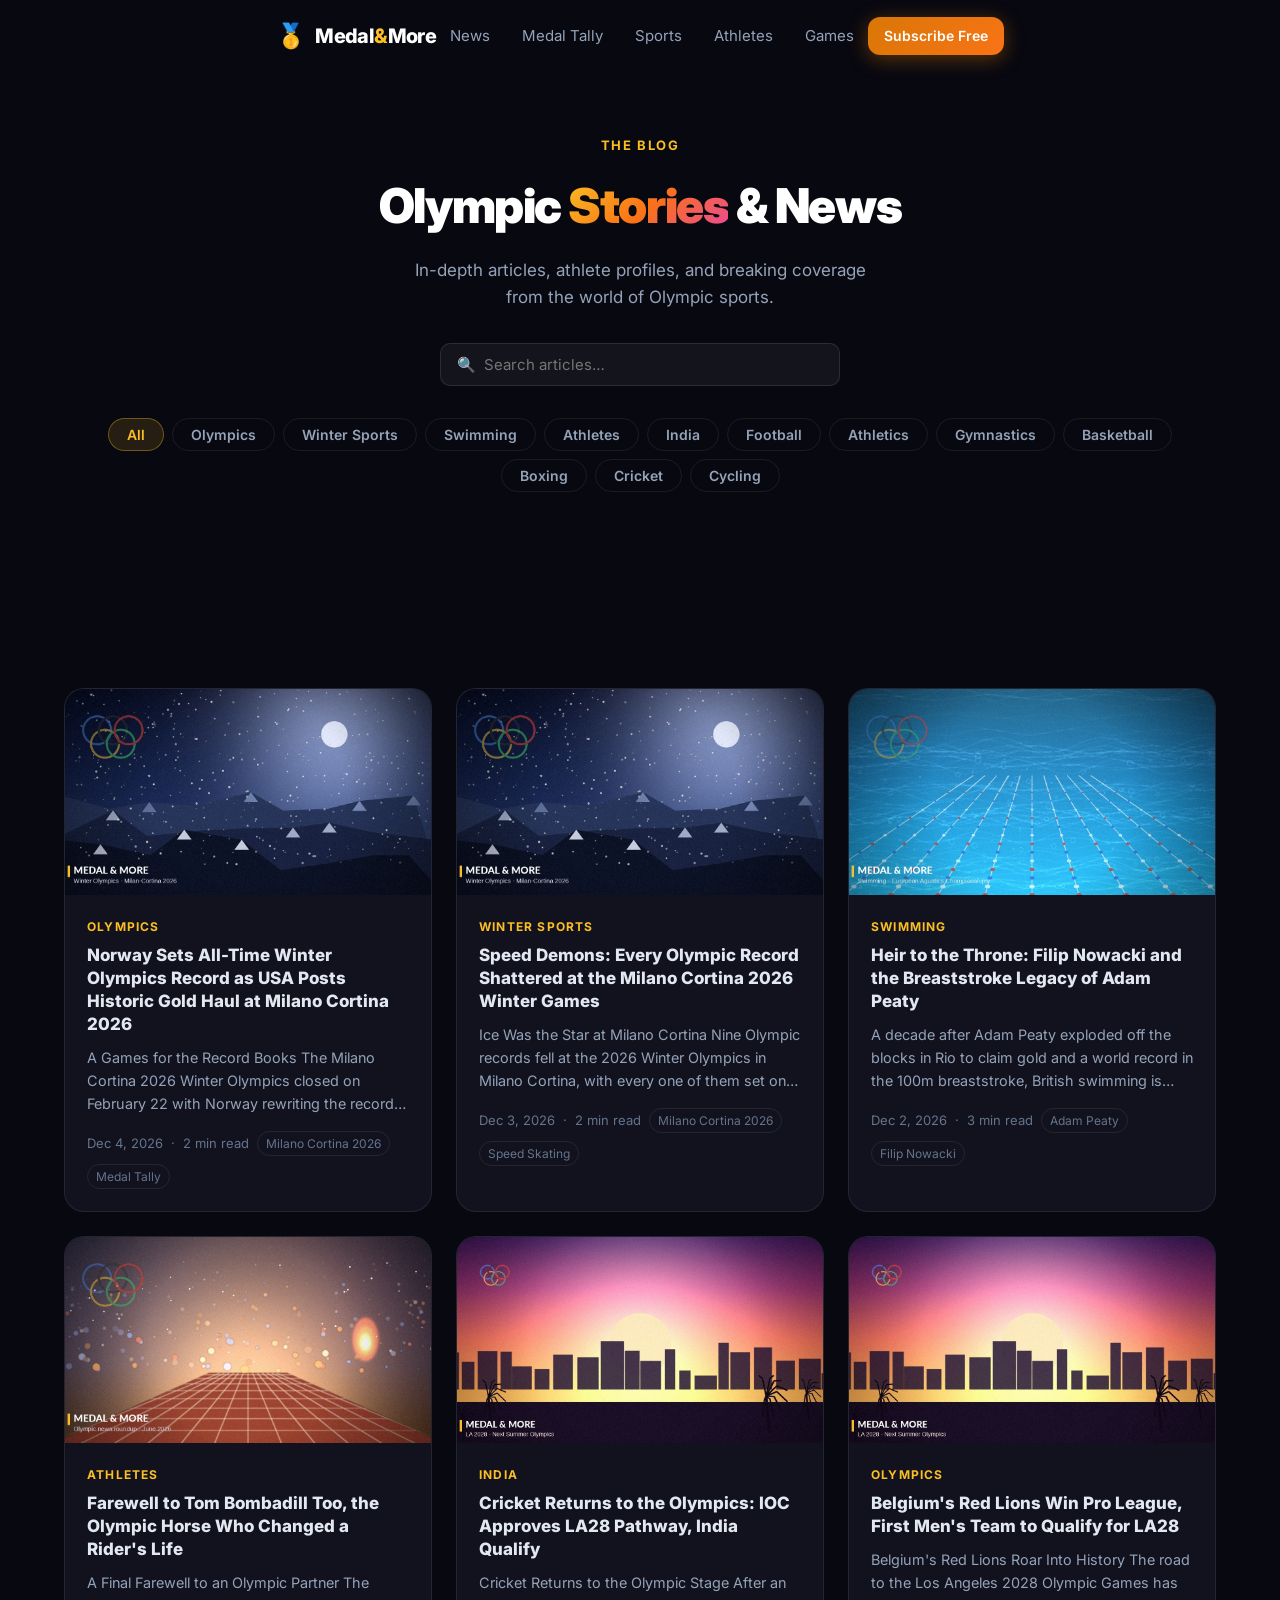
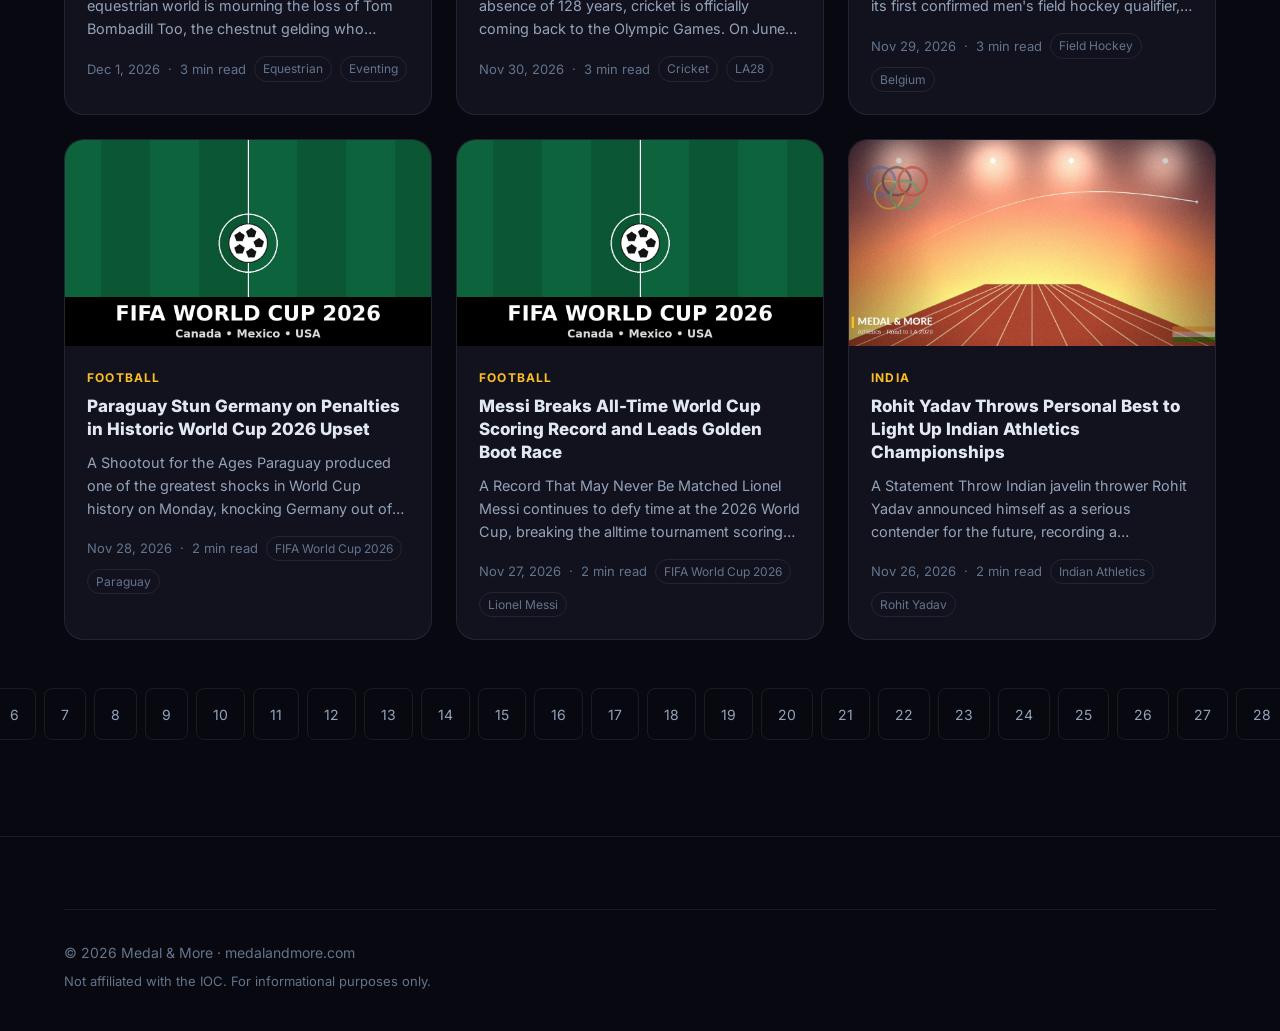
<file: blog.html>
<!DOCTYPE html>
<html lang="en">
<head>
<meta charset="UTF-8">
<meta name="viewport" content="width=device-width, initial-scale=1.0">
<title>Blog — Medal & More</title>
<meta name="description" content="Olympic sports news, athlete stories, medal tallies and in-depth coverage from the Medal & More team.">
<link rel="canonical" href="https://www.medalandmore.com/blog.html">
<meta property="og:title"       content="Blog — Medal & More">
<meta property="og:description" content="Olympic sports news, athlete stories and coverage.">
<meta property="og:url"         content="https://www.medalandmore.com/blog.html">
<meta property="og:type"        content="website">
<link rel="preconnect" href="https://fonts.googleapis.com">
<link href="https://fonts.googleapis.com/css2?family=Inter:wght@400;500;600;700;800;900&display=swap" rel="stylesheet">
<link rel="stylesheet" href="assets/css/style.css">
<link rel="icon" type="image/svg+xml" href="data:image/svg+xml,<svg xmlns='http://www.w3.org/2000/svg' viewBox='0 0 100 100'><text y='.9em' font-size='90'>🥇</text></svg>">
<style>
.page-hero{padding:calc(var(--nav-height) + 60px) 0 60px;text-align:center}
.page-hero h1{font-size:clamp(2rem,4vw,3rem);font-weight:900;letter-spacing:-.03em;margin-bottom:12px}
.page-hero p{color:var(--text-secondary);font-size:1.0625rem;max-width:480px;margin:0 auto 32px}
.cat-filters{display:flex;flex-wrap:wrap;gap:8px;justify-content:center;margin-bottom:40px}
.cat-btn{padding:7px 18px;border-radius:999px;font-size:.875rem;font-weight:600;cursor:pointer;border:1px solid var(--border);background:transparent;color:var(--text-secondary);transition:all .2s;font-family:inherit}
.cat-btn:hover{border-color:rgba(251,191,36,.4);color:var(--text-primary)}
.cat-btn.active{background:rgba(251,191,36,.12);border-color:rgba(251,191,36,.35);color:#fbbf24}
.blog-grid{display:grid;grid-template-columns:repeat(auto-fill,minmax(320px,1fr));gap:24px}
.blog-card{background:#12121f;border:1px solid rgba(255,255,255,.08);border-radius:20px;overflow:hidden;transition:all .3s;cursor:pointer}
.blog-card:hover{border-color:rgba(251,191,36,.3);transform:translateY(-4px);box-shadow:0 0 40px rgba(251,191,36,.1)}
.blog-card-thumb{aspect-ratio:16/9;background:linear-gradient(135deg,#1a1a2e,#16213e);display:flex;align-items:center;justify-content:center;font-size:3rem;overflow:hidden;position:relative}
.blog-card-thumb img{width:100%;height:100%;object-fit:cover;position:absolute;inset:0}
.blog-card-body{padding:22px}
.blog-cat{font-size:.75rem;font-weight:700;color:#fbbf24;text-transform:uppercase;letter-spacing:.1em;margin-bottom:8px;display:block}
.blog-card-title{font-size:1.0625rem;font-weight:800;line-height:1.35;margin-bottom:10px;color:#e2e8f0}
.blog-card-title:hover{color:#fbbf24}
.blog-excerpt{font-size:.9rem;color:#94a3b8;line-height:1.6;margin-bottom:16px;display:-webkit-box;-webkit-line-clamp:3;-webkit-box-orient:vertical;overflow:hidden}
.blog-meta{font-size:.8125rem;color:#64748b;display:flex;gap:8px;flex-wrap:wrap;align-items:center}
.blog-tag{padding:2px 8px;border:1px solid rgba(255,255,255,.08);border-radius:999px;font-size:.75rem;color:#64748b}
.no-posts{text-align:center;padding:80px 0;color:#64748b}
.no-posts .np-icon{font-size:3rem;margin-bottom:14px}
.pagination{display:flex;justify-content:center;gap:8px;margin-top:48px}
.page-btn{padding:8px 16px;border-radius:8px;border:1px solid rgba(255,255,255,.08);background:transparent;color:#94a3b8;cursor:pointer;font-family:inherit;font-size:.875rem;transition:all .2s}
.page-btn:hover{border-color:rgba(251,191,36,.35);color:#fbbf24}
.page-btn.active{background:rgba(251,191,36,.12);border-color:rgba(251,191,36,.35);color:#fbbf24;font-weight:700}
.search-wrap{max-width:400px;margin:0 auto 32px;display:flex;gap:10px}
.search-wrap input{flex:1;padding:11px 16px;background:rgba(255,255,255,.05);border:1px solid rgba(255,255,255,.1);border-radius:10px;color:#e2e8f0;font-size:.9375rem;outline:none;font-family:inherit;transition:border-color .2s}
.search-wrap input:focus{border-color:#fbbf24}
.admin-bar{background:rgba(251,191,36,.08);border:1px solid rgba(251,191,36,.2);border-radius:10px;padding:12px 18px;margin-bottom:28px;display:flex;align-items:center;gap:12px;font-size:.875rem;color:#fbbf24}
</style>
</head>
<body>

<header id="site-header" role="banner">
  <div class="container">
    <nav class="nav-inner">
      <a href="/" class="nav-logo"><span class="logo-icon">🥇</span><span>Medal<span class="logo-amp">&amp;</span>More</span></a>
      <ul class="nav-menu" id="nav-menu" role="list">
        <li><a href="/#news">News</a></li>
        <li><a href="/#medals">Medal Tally</a></li>
        <li><a href="/#sports">Sports</a></li>
        <li><a href="/#athletes">Athletes</a></li>
        <li><a href="/#games">Games</a></li>
      </ul>
      <div class="nav-actions">
        <a href="/#newsletter" class="btn btn-primary btn-sm">Subscribe Free</a>
      </div>
      <button class="nav-toggle" id="nav-toggle" aria-expanded="false" aria-controls="nav-menu" aria-label="Toggle navigation">
        <span></span><span></span><span></span>
      </button>
    </nav>
  </div>
</header>

<main id="main">
  <section class="page-hero">
    <div class="container">
      <span style="display:inline-block;font-size:.8125rem;font-weight:700;text-transform:uppercase;letter-spacing:.12em;color:#fbbf24;margin-bottom:12px">The Blog</span>
      <h1>Olympic <span class="gradient-text">Stories</span> &amp; News</h1>
      <p>In-depth articles, athlete profiles, and breaking coverage from the world of Olympic sports.</p>

      <!-- Search -->
      <div class="search-wrap">
        <input type="text" id="blog-search" placeholder="🔍  Search articles…" oninput="renderBlog()">
      </div>

      <!-- Category filters -->
      <div class="cat-filters" id="cat-filters">
        <button class="cat-btn active" data-cat="all" onclick="setCat('all',this)">All</button>
      </div>
    </div>
  </section>

  <section style="padding-bottom:96px">
    <div class="container">
      <div id="admin-bar" class="admin-bar" style="display:none">
        ✏️ Admin mode — <a href="/admin.html" style="color:#fbbf24;font-weight:700;text-decoration:underline">Manage posts</a>
      </div>
      <div class="blog-grid" id="blog-grid"></div>
      <div id="no-posts" class="no-posts" style="display:none">
        <div class="np-icon">📭</div>
        <p>No posts found. <a href="/" style="color:#fbbf24">Go home</a></p>
      </div>
      <div class="pagination" id="pagination"></div>
    </div>
  </section>
</main>

<footer id="site-footer" role="contentinfo">
  <div class="container">
    <div class="footer-bottom">
      <p class="footer-copy">© 2026 Medal &amp; More · medalandmore.com</p>
      <p class="footer-copy" style="font-size:.8125rem">Not affiliated with the IOC. For informational purposes only.</p>
    </div>
  </div>
</footer>

<script src="assets/js/main.js"></script>
<script>
const POSTS_KEY = 'mam_posts';
const AUTH_KEY  = 'mam_auth';
const PER_PAGE  = 9;
let currentPage = 1;
let currentCat  = 'all';

async function getAllPosts(){
  const local = (JSON.parse(localStorage.getItem(POSTS_KEY)||'[]'))
    .filter(p=>p.status==='published' && p.visibility!=='private');
  let extras = [];
  try {
    const r = await fetch('./auto-drafts.json?t='+Date.now());
    if(r.ok){
      const arr = await r.json();
      const titles = new Set(local.map(p=>p.title));
      extras = arr.filter(a=>!titles.has(a.title)).map((a,i)=>{
        const sl = a.title.toLowerCase().replace(/[^a-z0-9]+/g,'-').replace(/^-|-$/g,'');
        return {id:'json_'+sl, slug:sl, title:a.title, content:a.content,
          category:a.category||'News', tags:a.tags||[], metaDesc:a.metaDesc||'',
          image:a.image||'', status:'published', visibility:'public',
          publishedAt: new Date(Date.now()-(i*86400000)).toISOString(),
          createdAt: new Date().toISOString()};
      });
    }
  } catch(e){}
  return [...local,...extras]
    .sort((a,b)=>new Date(b.publishedAt||b.createdAt)-new Date(a.publishedAt||a.createdAt));
}

function setCat(cat, btn){
  currentCat=cat; currentPage=1;
  document.querySelectorAll('.cat-btn').forEach(b=>b.classList.remove('active'));
  btn.classList.add('active');
  renderBlog();
}

async function renderBlog(){
  let posts = await getAllPosts();
  const q   = document.getElementById('blog-search').value.toLowerCase();

  // Build category pills
  const cats = ['all',...new Set(posts.map(p=>p.category).filter(Boolean))];
  const cf = document.getElementById('cat-filters');
  cf.innerHTML = cats.map(c=>`<button class="cat-btn${currentCat===c?' active':''}" data-cat="${c}" onclick="setCat('${c}',this)">${c==='all'?'All':c}</button>`).join('');

  if(currentCat!=='all') posts=posts.filter(p=>p.category===currentCat);
  if(q) posts=posts.filter(p=>(p.title||'').toLowerCase().includes(q)||(p.content||'').toLowerCase().includes(q)||(p.category||'').toLowerCase().includes(q));

  const total = posts.length;
  const pages = Math.ceil(total/PER_PAGE);
  const slice = posts.slice((currentPage-1)*PER_PAGE, currentPage*PER_PAGE);

  const grid = document.getElementById('blog-grid');
  const np   = document.getElementById('no-posts');

  if(!slice.length){ grid.innerHTML=''; np.style.display='block'; document.getElementById('pagination').innerHTML=''; return; }
  np.style.display='none';

  grid.innerHTML = slice.map(p=>`
    <article class="blog-card reveal" onclick="location.href='post.html?slug=${p.slug||p.id}'">
      <div class="blog-card-thumb">
        ${p.image?`<img src="${escHtml(p.image)}" alt="${escHtml(p.title)}" loading="lazy">`:`<span>${categoryEmoji(p.category)}</span>`}
      </div>
      <div class="blog-card-body">
        <span class="blog-cat">${escHtml(p.category||'Olympics')}</span>
        <h2 class="blog-card-title">${escHtml(p.title)}</h2>
        <p class="blog-excerpt">${escHtml(excerpt(p.content,140))}</p>
        <div class="blog-meta">
          <span>${fmtDate(p.publishedAt||p.createdAt)}</span>
          <span>·</span>
          <span>${readTime(p.content)} min read</span>
          ${(p.tags||[]).slice(0,2).map(t=>`<span class="blog-tag">${escHtml(t)}</span>`).join('')}
        </div>
      </div>
    </article>
  `).join('');

  // Re-trigger reveal
  setTimeout(()=>{
    document.querySelectorAll('.reveal').forEach(el=>{ const io=new IntersectionObserver(entries=>{entries.forEach(e=>{if(e.isIntersecting){e.target.classList.add('visible');io.unobserve(e.target)}})},{threshold:.1});io.observe(el); });
  },50);

  // Pagination
  const pg = document.getElementById('pagination');
  if(pages<=1){ pg.innerHTML=''; return; }
  let html='';
  if(currentPage>1) html+=`<button class="page-btn" onclick="goPage(${currentPage-1})">← Prev</button>`;
  for(let i=1;i<=pages;i++) html+=`<button class="page-btn${i===currentPage?' active':''}" onclick="goPage(${i})">${i}</button>`;
  if(currentPage<pages) html+=`<button class="page-btn" onclick="goPage(${currentPage+1})">Next →</button>`;
  pg.innerHTML=html;
}

function goPage(n){ currentPage=n; renderBlog(); window.scrollTo({top:0,behavior:'smooth'}); }

function excerpt(md,len){ return (md||'').replace(/[#*`>\-\[\]()]/g,'').replace(/\n+/g,' ').trim().slice(0,len)+(md&&md.length>len?'…':''); }
function readTime(md){ return Math.max(1,Math.ceil((md||'').split(/\s+/).length/200)); }
function fmtDate(d){ if(!d)return ''; return new Date(d).toLocaleDateString('en-US',{month:'short',day:'numeric',year:'numeric'}); }
function escHtml(s){ return String(s||'').replace(/&/g,'&amp;').replace(/</g,'&lt;').replace(/>/g,'&gt;').replace(/"/g,'&quot;'); }
function categoryEmoji(c){
  const map={'Swimming':'🏊','Athletics':'🏃','Gymnastics':'🤸','Winter Sports':'⛷️','Team Sports':'⚽','Athletes':'🌟','Medal Tally':'🥇','India':'🇮🇳','Feature':'📰','Opinion':'💬','News':'📡'};
  return map[c]||'🏅';
}

// Show admin bar if logged in
if(localStorage.getItem(AUTH_KEY)==='1') document.getElementById('admin-bar').style.display='flex';

// Scroll to post anchor
const hash = location.hash.replace('#','');
if(hash){ setTimeout(()=>{ const el=document.getElementById(hash); if(el) el.scrollIntoView({behavior:'smooth'}); },300); }

renderBlog().catch(console.error);
</script>
</body>
</html>
</file>
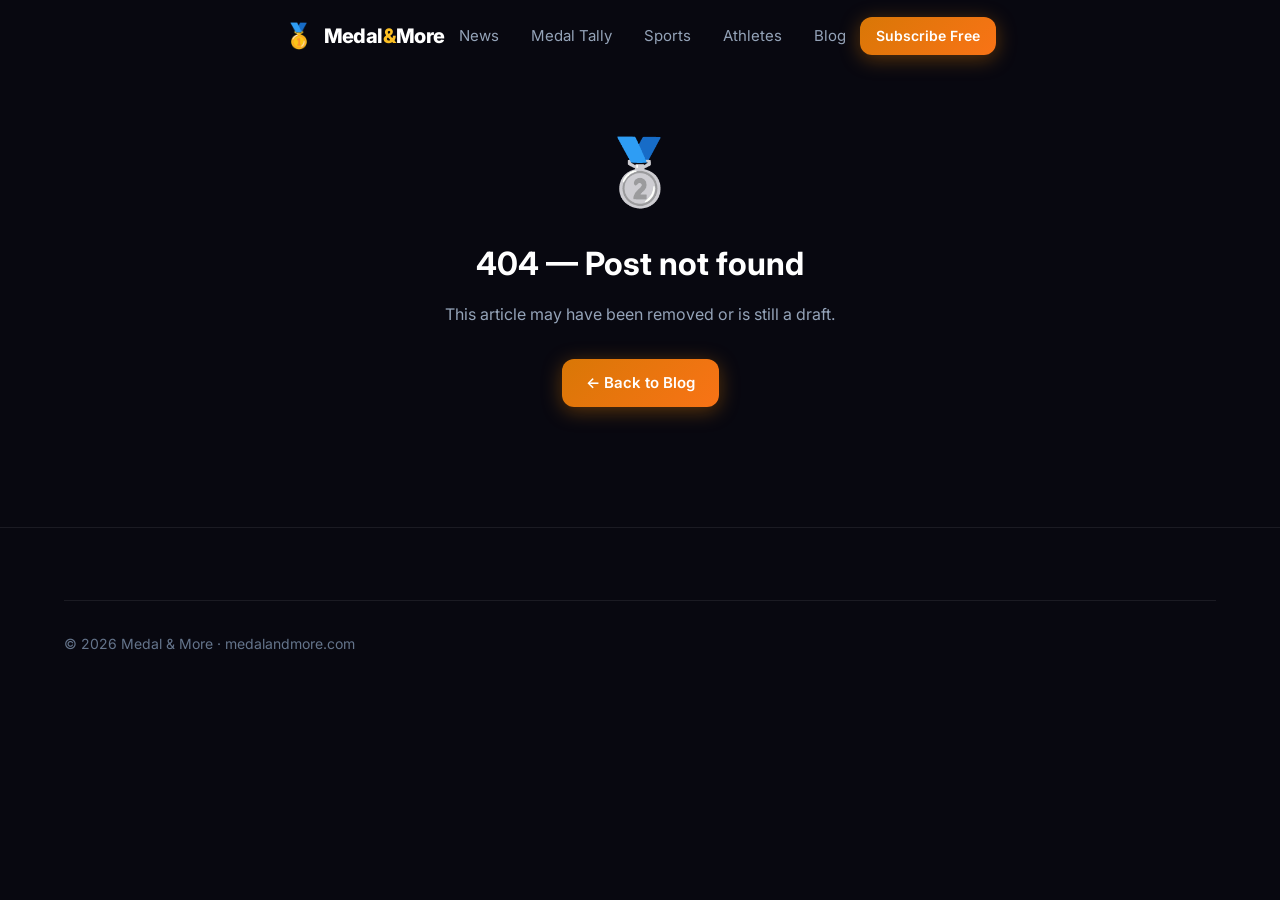
<file: post.html>
<!DOCTYPE html>
<html lang="en">
<head>
<meta charset="UTF-8">
<meta name="viewport" content="width=device-width, initial-scale=1.0">
<title>Loading… — Medal & More</title>
<meta name="description" content="Read the latest Olympic sports news, athlete stories and in-depth coverage on Medal & More.">
<meta name="robots" content="index, follow">
<link rel="preconnect" href="https://fonts.googleapis.com">
<link href="https://fonts.googleapis.com/css2?family=Inter:wght@400;500;600;700;800;900&display=swap" rel="stylesheet">
<link rel="stylesheet" href="assets/css/style.css">
<link rel="icon" type="image/svg+xml" href="data:image/svg+xml,<svg xmlns='http://www.w3.org/2000/svg' viewBox='0 0 100 100'><text y='.9em' font-size='90'>🥇</text></svg>">
<style>
.post-wrap{max-width:760px;margin:0 auto;padding:calc(var(--nav-height)+56px) 24px 96px}
.post-back{display:inline-flex;align-items:center;gap:6px;font-size:.875rem;color:var(--text-muted);margin-bottom:32px;transition:color .2s;padding:6px 0}
.post-back:hover{color:var(--gold)}
.post-cat{font-size:.8125rem;font-weight:700;color:var(--gold);text-transform:uppercase;letter-spacing:.1em;margin-bottom:12px;display:block}
.post-title{font-size:clamp(1.75rem,4vw,2.75rem);font-weight:900;letter-spacing:-.03em;line-height:1.15;margin-bottom:20px}
.post-meta{display:flex;align-items:center;gap:12px;color:var(--text-muted);font-size:.875rem;flex-wrap:wrap;margin-bottom:32px;padding-bottom:24px;border-bottom:1px solid var(--border)}
.post-meta-author{display:flex;align-items:center;gap:8px}
.post-meta-avatar{width:32px;height:32px;border-radius:50%;background:linear-gradient(135deg,#d97706,#f97316);display:flex;align-items:center;justify-content:center;font-size:.8rem;font-weight:700;color:#fff;flex-shrink:0}
.post-hero-img{border-radius:16px;overflow:hidden;margin-bottom:40px;border:1px solid var(--border)}
.post-hero-img img{width:100%;height:auto;display:block;max-height:480px;object-fit:cover}
.post-hero-img .hero-placeholder{height:280px;background:linear-gradient(135deg,#1a1a2e,#16213e);display:flex;align-items:center;justify-content:center;font-size:4rem}

/* Post content styles */
.post-body{font-size:1.075rem;line-height:1.85;color:var(--text-secondary)}
.post-body h1,.post-body h2,.post-body h3{color:var(--text-primary);margin:2em 0 .6em;font-weight:800;letter-spacing:-.02em}
.post-body h1{font-size:1.75rem}
.post-body h2{font-size:1.375rem}
.post-body h3{font-size:1.125rem}
.post-body p{margin-bottom:1.5em}
.post-body strong{color:var(--text-primary);font-weight:700}
.post-body em{font-style:italic}
.post-body a{color:var(--gold);text-decoration:underline;text-underline-offset:3px}
.post-body a:hover{opacity:.8}
.post-body blockquote{border-left:3px solid var(--gold);padding:4px 0 4px 20px;color:var(--text-muted);font-style:italic;margin:2em 0}
.post-body code{background:rgba(255,255,255,.08);padding:2px 7px;border-radius:5px;font-family:'JetBrains Mono',monospace;font-size:.88em}
.post-body pre{background:#12121f;border:1px solid var(--border);border-radius:12px;padding:20px;overflow-x:auto;margin-bottom:1.5em}
.post-body pre code{background:none;padding:0;font-size:.9em}
.post-body ul,.post-body ol{padding-left:26px;margin-bottom:1.5em}
.post-body ul li{list-style:disc;margin-bottom:.4em}
.post-body ol li{list-style:decimal;margin-bottom:.4em}
.post-body hr{border:none;border-top:1px solid var(--border);margin:2.5em 0}
.post-body img{border-radius:12px;margin:2em auto}

/* Tags */
.post-tags{display:flex;flex-wrap:wrap;gap:8px;margin:40px 0}
.post-tag{padding:5px 14px;border:1px solid var(--border);border-radius:999px;font-size:.8125rem;color:var(--text-muted);transition:all .2s}
.post-tag:hover{border-color:rgba(251,191,36,.4);color:var(--gold)}

/* Share */
.share-bar{background:#12121f;border:1px solid var(--border);border-radius:16px;padding:24px;text-align:center;margin:40px 0}
.share-bar h4{font-size:1rem;font-weight:700;margin-bottom:16px}
.share-buttons{display:flex;gap:10px;justify-content:center;flex-wrap:wrap}
.share-btn{padding:9px 20px;border-radius:8px;font-size:.875rem;font-weight:600;cursor:pointer;border:1px solid var(--border);background:transparent;color:var(--text-secondary);transition:all .2s;font-family:inherit;display:inline-flex;align-items:center;gap:6px}
.share-btn:hover{border-color:rgba(251,191,36,.4);color:var(--gold);background:rgba(251,191,36,.06)}

/* Related */
.related-grid{display:grid;grid-template-columns:repeat(auto-fill,minmax(220px,1fr));gap:16px;margin-top:24px}
.related-card{background:#12121f;border:1px solid var(--border);border-radius:12px;overflow:hidden;cursor:pointer;transition:all .3s}
.related-card:hover{border-color:rgba(251,191,36,.3);transform:translateY(-3px)}
.related-thumb{aspect-ratio:16/9;background:linear-gradient(135deg,#1a1a2e,#16213e);display:flex;align-items:center;justify-content:center;font-size:2rem}
.related-thumb img{width:100%;height:100%;object-fit:cover}
.related-body{padding:14px}
.related-cat{font-size:.75rem;font-weight:700;color:var(--gold);text-transform:uppercase;letter-spacing:.08em;margin-bottom:6px}
.related-title{font-size:.9rem;font-weight:700;line-height:1.35;color:var(--text-primary)}
.not-found{text-align:center;padding:120px 24px}
.not-found .nf-icon{font-size:4rem;margin-bottom:16px}
.admin-edit-bar{position:fixed;bottom:20px;right:20px;z-index:50}
.admin-edit-btn{display:inline-flex;align-items:center;gap:8px;padding:10px 18px;background:linear-gradient(135deg,#d97706,#f97316);color:#fff;border-radius:10px;font-size:.875rem;font-weight:700;box-shadow:0 4px 16px rgba(217,119,6,.4);cursor:pointer;border:none;font-family:inherit;transition:all .2s}
.admin-edit-btn:hover{transform:translateY(-2px);box-shadow:0 6px 20px rgba(217,119,6,.5)}
</style>
</head>
<body>

<header id="site-header" role="banner">
  <div class="container">
    <nav class="nav-inner">
      <a href="/" class="nav-logo"><span class="logo-icon">🥇</span><span>Medal<span class="logo-amp">&amp;</span>More</span></a>
      <ul class="nav-menu" id="nav-menu" role="list">
        <li><a href="/#news">News</a></li>
        <li><a href="/#medals">Medal Tally</a></li>
        <li><a href="/#sports">Sports</a></li>
        <li><a href="/#athletes">Athletes</a></li>
        <li><a href="/blog.html">Blog</a></li>
      </ul>
      <div class="nav-actions">
        <a href="/#newsletter" class="btn btn-primary btn-sm">Subscribe Free</a>
      </div>
      <button class="nav-toggle" id="nav-toggle" aria-expanded="false" aria-controls="nav-menu" aria-label="Toggle navigation">
        <span></span><span></span><span></span>
      </button>
    </nav>
  </div>
</header>

<main id="main">
  <div class="post-wrap" id="post-container">
    <div style="text-align:center;padding:80px 0;color:#64748b">Loading…</div>
  </div>
</main>

<footer id="site-footer" role="contentinfo">
  <div class="container">
    <div class="footer-bottom">
      <p class="footer-copy">© 2026 Medal &amp; More · medalandmore.com</p>
    </div>
  </div>
</footer>

<!-- Admin floating edit button -->
<div class="admin-edit-bar" id="admin-edit-bar" style="display:none">
  <button class="admin-edit-btn" id="admin-edit-btn">✏️ Edit Post</button>
</div>

<script src="assets/js/main.js"></script>
<script>
const POSTS_KEY = 'mam_posts';
const AUTH_KEY  = 'mam_auth';

function getPosts(){ return JSON.parse(localStorage.getItem(POSTS_KEY)||'[]'); }
function escHtml(s){ return String(s||'').replace(/&/g,'&amp;').replace(/</g,'&lt;').replace(/>/g,'&gt;').replace(/"/g,'&quot;'); }

function markdownToHtml(md){
  if(!md)return '';
  return md
    .replace(/&/g,'&amp;').replace(/</g,'&lt;').replace(/>/g,'&gt;')
    .replace(/^### (.+)$/gm,'<h3>$1</h3>')
    .replace(/^## (.+)$/gm,'<h2>$1</h2>')
    .replace(/^# (.+)$/gm,'<h1>$1</h1>')
    .replace(/\*\*(.+?)\*\*/g,'<strong>$1</strong>')
    .replace(/\*(.+?)\*/g,'<em>$1</em>')
    .replace(/`(.+?)`/g,'<code>$1</code>')
    .replace(/^> (.+)$/gm,'<blockquote>$1</blockquote>')
    .replace(/^- (.+)$/gm,'<li>$1</li>')
    .replace(/(<li>.*<\/li>\n?)+/g,'<ul>$&</ul>')
    .replace(/^\d+\. (.+)$/gm,'<li>$1</li>')
    .replace(/\[(.+?)\]\((.+?)\)/g,'<a href="$2" target="_blank" rel="noopener">$1</a>')
    .replace(/!\[(.+?)\]\((.+?)\)/g,'<img src="$2" alt="$1" loading="lazy">')
    .replace(/^---$/gm,'<hr>')
    .split('\n\n').map(block=>{
      if(/^<[hbuo]|^<li|^<hr|^<block/.test(block.trim())) return block;
      return block.trim() ? `<p>${block.trim()}</p>` : '';
    }).join('\n');
}

function fmtDate(d){ if(!d)return ''; return new Date(d).toLocaleDateString('en-US',{month:'long',day:'numeric',year:'numeric'}); }
function readTime(md){ return Math.max(1,Math.ceil((md||'').split(/\s+/).length/200)); }
function categoryEmoji(c){const m={'Swimming':'🏊','Athletics':'🏃','Gymnastics':'🤸','Winter Sports':'⛷️','Team Sports':'⚽','Athletes':'🌟','Medal Tally':'🥇','India':'🇮🇳','Feature':'📰','Opinion':'💬','News':'📡'};return m[c]||'🏅';}

async function renderPost(){
  const params  = new URLSearchParams(location.search);
  const id      = params.get('id');
  const slug    = params.get('slug');
  const posts   = getPosts();
  const isAdmin = localStorage.getItem(AUTH_KEY)==='1';
  const container = document.getElementById('post-container');

  let post = posts.find(p=>(
    (id && p.id===id) || (slug && (p.slug===slug || p.title.toLowerCase().replace(/[^a-z0-9]+/g,'-').replace(/^-|-$/g,'')=== slug))
  ) && (p.status==='published' || isAdmin));

  // Fallback: try auto-drafts.json if not in localStorage
  if(!post){
    try {
      const r = await fetch('./auto-drafts.json?t='+Date.now());
      if(r.ok){
        const arr = await r.json();
        const match = arr.find(a=>{
          const aSlug = a.title.toLowerCase().replace(/[^a-z0-9]+/g,'-').replace(/^-|-$/g,'');
          return (slug && aSlug===slug) || (id && (id===aSlug || id==='json_'+aSlug));
        });
        if(match){
          const sl = match.title.toLowerCase().replace(/[^a-z0-9]+/g,'-').replace(/^-|-$/g,'');
          post = {id:'json_'+sl, slug:sl, title:match.title, content:match.content,
            category:match.category||'News', tags:match.tags||[], metaDesc:match.metaDesc||'',
            image:match.image||'', status:'published', visibility:'public',
            publishedAt:new Date().toISOString(), createdAt:new Date().toISOString()};
        }
      }
    } catch(e){}
  }

  if(!post){
    document.title = '404 — Post Not Found | Medal & More';
    container.innerHTML=`<div class="not-found"><div class="nf-icon">🥈</div><h1 style="font-size:2rem;margin-bottom:12px">404 — Post not found</h1><p style="color:#94a3b8;margin-bottom:32px">This article may have been removed or is still a draft.</p><a href="/blog.html" class="btn btn-primary">← Back to Blog</a></div>`;
    return;
  }

  // Update page meta
  document.title = `${post.title} — Medal & More`;
  document.querySelector('meta[name="robots"]').content = post.status==='published' ? 'index,follow' : 'noindex';

  // Related posts (same category, exclude current)
  const related = posts.filter(p=>p.id!==post.id && p.status==='published' && p.category===post.category).slice(0,3);

  // Share URL
  const shareUrl = encodeURIComponent(location.href);
  const shareTitle = encodeURIComponent(post.title);

  container.innerHTML = `
    <a href="/blog.html" class="post-back">← Back to Blog</a>

    ${post.status!=='published'?`<div style="background:rgba(59,130,246,.1);border:1px solid rgba(59,130,246,.3);border-radius:10px;padding:10px 16px;margin-bottom:20px;font-size:.875rem;color:#3b82f6">⚡ Preview mode — this post is <strong>${post.status}</strong> and not publicly visible.</div>`:''}

    <span class="post-cat">${escHtml(post.category||'Olympics')}</span>
    <h1 class="post-title">${escHtml(post.title)}</h1>

    <div class="post-meta">
      <div class="post-meta-author">
        <div class="post-meta-avatar">M</div>
        <span>medalandmore</span>
      </div>
      <span>·</span>
      <span>${fmtDate(post.publishedAt||post.createdAt)}</span>
      <span>·</span>
      <span>${readTime(post.content)} min read</span>
    </div>

    ${post.image?`<div class="post-hero-img"><img src="${escHtml(post.image)}" alt="${escHtml(post.title)}" loading="eager"></div>`:`<div class="post-hero-img"><div class="hero-placeholder">${categoryEmoji(post.category)}</div></div>`}

    <div class="post-body">${markdownToHtml(post.content)}</div>

    ${post.tags&&post.tags.length?`<div class="post-tags">${post.tags.map(t=>`<span class="post-tag">#${escHtml(t)}</span>`).join('')}</div>`:''}

    <div class="share-bar">
      <h4>Share this article</h4>
      <div class="share-buttons">
        <a class="share-btn" href="https://twitter.com/intent/tweet?text=${shareTitle}&url=${shareUrl}" target="_blank" rel="noopener">𝕏 Tweet</a>
        <a class="share-btn" href="https://www.facebook.com/sharer/sharer.php?u=${shareUrl}" target="_blank" rel="noopener">f Facebook</a>
        <a class="share-btn" href="https://api.whatsapp.com/send?text=${shareTitle}%20${shareUrl}" target="_blank" rel="noopener">💬 WhatsApp</a>
        <button class="share-btn" onclick="copyLink()">🔗 Copy Link</button>
      </div>
    </div>

    ${related.length?`
    <div>
      <h3 style="font-size:1.25rem;font-weight:800;margin-bottom:20px">More in ${escHtml(post.category||'Olympics')}</h3>
      <div class="related-grid">
        ${related.map(r=>`
          <div class="related-card" onclick="location.href='post.html?slug=${r.slug||r.id}'">
            <div class="related-thumb">${r.image?`<img src="${escHtml(r.image)}" alt="${escHtml(r.title)}" loading="lazy">`:`<span>${categoryEmoji(r.category)}</span>`}</div>
            <div class="related-body">
              <div class="related-cat">${escHtml(r.category||'')}</div>
              <div class="related-title">${escHtml(r.title)}</div>
            </div>
          </div>
        `).join('')}
      </div>
    </div>`:''}
  `;

  // Admin edit button
  if(localStorage.getItem(AUTH_KEY)==='1'){
    const bar = document.getElementById('admin-edit-bar');
    bar.style.display='block';
    document.getElementById('admin-edit-btn').onclick=()=>{ location.href=`/admin.html`; };
    bar.querySelector('button').onclick=()=>{ sessionStorage.setItem('mam_edit_id',post.id); location.href='/admin.html'; };
  }
}

function copyLink(){
  navigator.clipboard.writeText(location.href).then(()=>{
    const btn=[...document.querySelectorAll('.share-btn')].find(b=>b.textContent.includes('Copy'));
    if(btn){ btn.textContent='✅ Copied!'; setTimeout(()=>btn.textContent='🔗 Copy Link',2000); }
  });
}

if(localStorage.getItem(AUTH_KEY)==='1' && sessionStorage.getItem('mam_edit_id')){
  sessionStorage.removeItem('mam_edit_id');
}

renderPost().catch(console.error);
</script>
</body>
</html>
</file>
<file: assets/css/style.css>
/* ====================================================
   Medal & More — style.css
   medalandmore.com
==================================================== */

:root {
  --bg-primary:    #080810;
  --bg-secondary:  #0f0f1a;
  --bg-card:       #12121f;
  --border:        rgba(255,255,255,0.08);
  --border-glow:   rgba(251,191,36,0.3);

  --text-primary:  #ffffff;
  --text-secondary:#94a3b8;
  --text-muted:    #64748b;

  --gold:   #fbbf24;
  --silver: #cbd5e1;
  --bronze: #f97316;
  --purple: #8b5cf6;
  --pink:   #ec4899;

  --gradient-hero: linear-gradient(135deg, #fbbf24 0%, #f97316 50%, #ec4899 100%);
  --gradient-cta:  linear-gradient(135deg, #d97706 0%, #f97316 100%);
  --gradient-card: linear-gradient(145deg, rgba(251,191,36,0.08) 0%, rgba(249,115,22,0.04) 100%);

  --radius-sm:  6px;
  --radius-md:  12px;
  --radius-lg:  20px;
  --radius-xl:  32px;

  --shadow-glow: 0 0 50px rgba(251,191,36,0.15);
  --shadow-card: 0 4px 24px rgba(0,0,0,0.4);

  --font-sans: 'Inter', -apple-system, BlinkMacSystemFont, sans-serif;
  --nav-height: 72px;
  --max-width:  1200px;
  --section-pad: 96px;
}

/* ── Reset ── */
*, *::before, *::after { box-sizing: border-box; margin: 0; padding: 0; }
html { scroll-behavior: smooth; }
body {
  font-family: var(--font-sans);
  background: var(--bg-primary);
  color: var(--text-primary);
  line-height: 1.6;
  -webkit-font-smoothing: antialiased;
  overflow-x: hidden;
}
a { color: inherit; text-decoration: none; }
img { max-width: 100%; display: block; }
ul, ol { list-style: none; }

.container {
  max-width: var(--max-width);
  margin: 0 auto;
  padding: 0 24px;
}

/* ── Gradient text ── */
.gradient-text {
  background: var(--gradient-hero);
  -webkit-background-clip: text;
  -webkit-text-fill-color: transparent;
  background-clip: text;
}

/* ── Buttons ── */
.btn {
  display: inline-flex;
  align-items: center;
  gap: 8px;
  padding: 12px 24px;
  border-radius: var(--radius-md);
  font-size: .9375rem;
  font-weight: 600;
  cursor: pointer;
  border: none;
  outline: none;
  transition: all .2s ease;
  text-decoration: none;
  white-space: nowrap;
}
.btn-primary {
  background: var(--gradient-cta);
  color: #fff;
  box-shadow: 0 4px 20px rgba(217,119,6,.4);
}
.btn-primary:hover { transform: translateY(-2px); box-shadow: 0 8px 30px rgba(217,119,6,.55); color:#fff; }
.btn-secondary {
  background: transparent;
  color: var(--text-primary);
  border: 1px solid var(--border);
}
.btn-secondary:hover { border-color: var(--gold); background: rgba(251,191,36,.07); }
.btn-ghost { background: transparent; color: var(--text-secondary); padding: 10px 18px; }
.btn-ghost:hover { color: var(--text-primary); background: rgba(255,255,255,.05); }
.btn-lg { padding: 16px 32px; font-size: 1rem; border-radius: var(--radius-lg); }
.btn-sm { padding: 8px 16px; font-size: .875rem; }

/* ── Badges ── */
.badge {
  display: inline-flex;
  align-items: center;
  gap: 8px;
  padding: 6px 16px;
  border-radius: 999px;
  font-size: .8125rem;
  font-weight: 600;
  border: 1px solid;
}
.badge-gold { background: rgba(251,191,36,.1); border-color: rgba(251,191,36,.3); color: var(--gold); }
.badge-dot::before {
  content: '';
  width: 6px; height: 6px;
  border-radius: 50%;
  background: #ef4444;
  animation: pulse 2s infinite;
  display: inline-block;
}
@keyframes pulse { 0%,100%{opacity:1;transform:scale(1)} 50%{opacity:.5;transform:scale(1.3)} }

/* ══════════════════════════════════════
   NAV
══════════════════════════════════════ */
#site-header {
  position: fixed;
  top: 0; left: 0; right: 0;
  z-index: 100;
  height: var(--nav-height);
  display: flex;
  align-items: center;
  transition: all .3s;
}
#site-header.scrolled {
  background: rgba(8,8,16,.9);
  backdrop-filter: blur(20px);
  -webkit-backdrop-filter: blur(20px);
  border-bottom: 1px solid var(--border);
}

.nav-inner {
  display: flex;
  align-items: center;
  justify-content: space-between;
  width: 100%;
}

.nav-logo {
  display: flex;
  align-items: center;
  gap: 10px;
  font-size: 1.25rem;
  font-weight: 800;
  letter-spacing: -.03em;
}
.logo-icon { font-size: 1.5rem; }
.logo-amp { color: var(--gold); }

.nav-menu {
  display: flex;
  align-items: center;
  gap: 4px;
}
.nav-menu li a {
  display: block;
  padding: 8px 14px;
  border-radius: var(--radius-sm);
  font-size: .9375rem;
  color: var(--text-secondary);
  transition: all .2s;
}
.nav-menu li a:hover { color: var(--text-primary); background: rgba(255,255,255,.05); }

.nav-actions { display: flex; align-items: center; gap: 10px; }

.nav-toggle {
  display: none;
  flex-direction: column;
  gap: 5px;
  cursor: pointer;
  padding: 8px;
  background: none;
  border: none;
}
.nav-toggle span {
  display: block;
  width: 22px; height: 2px;
  background: var(--text-primary);
  border-radius: 2px;
  transition: all .3s;
}

@media (max-width: 768px) {
  .nav-menu, .nav-actions { display: none; }
  .nav-toggle { display: flex; }
  .nav-menu.open {
    display: flex;
    flex-direction: column;
    position: fixed;
    top: var(--nav-height);
    left: 0; right: 0;
    background: var(--bg-secondary);
    border-bottom: 1px solid var(--border);
    padding: 16px 24px;
    gap: 4px;
    z-index: 99;
  }
}

/* ══════════════════════════════════════
   HERO
══════════════════════════════════════ */
#hero {
  position: relative;
  padding-top: var(--nav-height);
  overflow: hidden;
  min-height: 100vh;
  display: flex;
  align-items: flex-start;
}
.hero-glow {
  position: absolute;
  top: 5%; left: 50%;
  transform: translateX(-50%);
  width: 900px; height: 600px;
  background: radial-gradient(ellipse, rgba(251,191,36,.12) 0%, rgba(249,115,22,.06) 40%, transparent 70%);
  pointer-events: none;
}
.hero-glow-2 {
  position: absolute;
  bottom: 0; right: 0;
  width: 400px; height: 400px;
  background: radial-gradient(ellipse, rgba(139,92,246,.1) 0%, transparent 70%);
  pointer-events: none;
}

#hero .container {
  display: grid;
  grid-template-columns: 1fr 1fr;
  gap: 60px;
  align-items: center;
  padding-top: 80px;
  padding-bottom: 80px;
  position: relative;
  z-index: 1;
  width: 100%;
}

@media (max-width: 900px) {
  #hero .container { grid-template-columns: 1fr; }
  .hero-visual { display: none; }
}

.hero-content { }
.hero-badge { margin-bottom: 28px; }

.hero-headline {
  font-size: clamp(2.8rem, 6vw, 5rem);
  font-weight: 900;
  letter-spacing: -.04em;
  line-height: 1.05;
  margin-bottom: 24px;
}

.hero-subline {
  font-size: 1.0625rem;
  color: var(--text-secondary);
  line-height: 1.7;
  margin-bottom: 40px;
  max-width: 480px;
}

.hero-cta-group {
  display: flex;
  gap: 14px;
  flex-wrap: wrap;
  margin-bottom: 60px;
}

.hero-stats {
  display: grid;
  grid-template-columns: repeat(2, 1fr);
  gap: 20px;
  padding-top: 40px;
  border-top: 1px solid var(--border);
}
.hero-stat-item {}
.hero-stat-num {
  font-size: 2rem;
  font-weight: 900;
  background: var(--gradient-hero);
  -webkit-background-clip: text;
  -webkit-text-fill-color: transparent;
  background-clip: text;
  line-height: 1;
}
.hero-stat-label { font-size: .875rem; color: var(--text-muted); margin-top: 4px; }

/* Podium card */
.podium-card {
  background: var(--bg-card);
  border: 1px solid var(--border);
  border-radius: var(--radius-lg);
  overflow: hidden;
  box-shadow: var(--shadow-glow), var(--shadow-card);
}
.podium-header {
  display: flex;
  align-items: center;
  justify-content: space-between;
  padding: 16px 20px;
  background: rgba(255,255,255,.03);
  border-bottom: 1px solid var(--border);
  font-size: .8125rem;
}
.podium-title { color: var(--text-secondary); font-weight: 600; }
.podium-live {
  background: rgba(251,191,36,.15);
  border: 1px solid rgba(251,191,36,.3);
  color: var(--gold);
  padding: 3px 10px;
  border-radius: 999px;
  font-size: .75rem;
  font-weight: 700;
}
.podium-table { padding: 8px 0; }
.podium-row {
  display: grid;
  grid-template-columns: 2fr 1fr 1fr 1fr 1fr;
  gap: 4px;
  padding: 10px 20px;
  font-size: .875rem;
  align-items: center;
}
.podium-row.header-row { color: var(--text-muted); font-size: .8rem; font-weight: 600; padding-bottom: 8px; border-bottom: 1px solid var(--border); }
.podium-row.rank-1 { background: rgba(251,191,36,.06); }
.podium-row.rank-2 { background: rgba(203,213,225,.04); }
.podium-row.rank-3 { background: rgba(249,115,22,.04); }
.rank-num { color: var(--text-muted); font-size: .75rem; margin-right: 8px; }
.gold-text { color: var(--gold); font-weight: 700; }
.total { color: var(--text-primary); font-weight: 700; }

/* ══════════════════════════════════════
   GAMES BANNER STRIP
══════════════════════════════════════ */
#games-banner {
  padding: 28px 0;
  border-top: 1px solid var(--border);
  border-bottom: 1px solid var(--border);
  background: var(--bg-secondary);
}
.games-strip {
  display: flex;
  align-items: center;
  gap: 0;
  flex-wrap: wrap;
}
.game-chip {
  display: flex;
  align-items: center;
  gap: 14px;
  padding: 16px 32px;
  flex: 1;
  min-width: 220px;
  transition: background .2s;
  cursor: pointer;
}
.game-chip:hover { background: rgba(255,255,255,.03); }
.chip-icon { font-size: 2rem; }
.chip-title { font-weight: 700; font-size: 1rem; }
.chip-sub { font-size: .8125rem; color: var(--text-muted); margin-top: 2px; }
.chip-arrow { color: var(--text-muted); margin-left: auto; }
.games-divider { width: 1px; height: 48px; background: var(--border); }

/* ══════════════════════════════════════
   SECTION COMMONS
══════════════════════════════════════ */
section { padding: var(--section-pad) 0; }
#games-banner { padding: 28px 0; }

.section-label {
  display: inline-block;
  font-size: .8125rem;
  font-weight: 700;
  text-transform: uppercase;
  letter-spacing: .12em;
  color: var(--gold);
  margin-bottom: 12px;
}
.section-title {
  font-size: clamp(2rem, 4vw, 3rem);
  font-weight: 900;
  letter-spacing: -.03em;
  line-height: 1.1;
  margin-bottom: 14px;
}
.section-sub {
  font-size: 1.0625rem;
  color: var(--text-secondary);
  line-height: 1.65;
  max-width: 560px;
}
.section-header { margin-bottom: 56px; }
.section-header.centered { text-align: center; }
.section-header.centered .section-sub { margin: 0 auto; }

/* ══════════════════════════════════════
   NEWS
══════════════════════════════════════ */
#news { background: var(--bg-secondary); }

.news-grid {
  display: grid;
  grid-template-columns: 1.4fr 1fr;
  gap: 28px;
}
@media (max-width: 900px) { .news-grid { grid-template-columns: 1fr; } }

.news-card { background: var(--bg-card); border: 1px solid var(--border); border-radius: var(--radius-lg); overflow: hidden; transition: all .3s; }
.news-card:hover { border-color: var(--border-glow); transform: translateY(-3px); }

.news-thumb-featured {
  aspect-ratio: 16/9;
  position: relative;
  overflow: hidden;
}
.news-thumb-bg {
  width: 100%; height: 100%;
  display: flex;
  align-items: center;
  justify-content: center;
}
.news-category-tag {
  position: absolute;
  top: 14px; left: 14px;
  background: rgba(0,0,0,.6);
  backdrop-filter: blur(8px);
  border: 1px solid var(--border);
  border-radius: 6px;
  padding: 4px 12px;
  font-size: .75rem;
  color: var(--gold);
  font-weight: 700;
}
.news-body { padding: 28px; }
.news-cat { font-size: .75rem; font-weight: 700; color: var(--gold); text-transform: uppercase; letter-spacing: .08em; margin-bottom: 10px; display: block; }
.news-title { font-size: 1.375rem; font-weight: 800; line-height: 1.3; margin-bottom: 12px; }
.news-excerpt { font-size: .9375rem; color: var(--text-secondary); line-height: 1.65; margin-bottom: 20px; }
.news-meta { font-size: .8125rem; color: var(--text-muted); display: flex; gap: 8px; flex-wrap: wrap; }

.news-side { display: flex; flex-direction: column; gap: 16px; }
.news-card-sm {
  display: flex;
  gap: 16px;
  align-items: flex-start;
  padding: 20px;
  background: var(--bg-card);
  border: 1px solid var(--border);
  border-radius: var(--radius-md);
  transition: all .3s;
}
.news-card-sm:hover { border-color: var(--border-glow); }
.news-card-sm-icon { font-size: 1.75rem; flex-shrink: 0; width: 44px; height: 44px; display: flex; align-items: center; justify-content: center; background: rgba(255,255,255,.05); border-radius: var(--radius-sm); }
.news-title-sm { font-size: 1rem; font-weight: 700; line-height: 1.35; margin: 6px 0 6px; }
.news-title-sm a:hover { color: var(--gold); }
.news-excerpt-sm { font-size: .875rem; color: var(--text-secondary); line-height: 1.55; margin-bottom: 8px; }
.news-read { font-size: .8125rem; color: var(--text-muted); }

/* ══════════════════════════════════════
   SPORTS GRID
══════════════════════════════════════ */
.sports-grid {
  display: grid;
  grid-template-columns: repeat(auto-fill, minmax(160px, 1fr));
  gap: 12px;
}
.sport-chip {
  display: flex;
  align-items: center;
  gap: 12px;
  padding: 16px;
  background: var(--bg-card);
  border: 1px solid var(--border);
  border-radius: var(--radius-md);
  transition: all .25s;
  cursor: pointer;
}
.sport-chip:hover { border-color: rgba(251,191,36,.35); background: rgba(251,191,36,.05); transform: translateY(-2px); }
.sport-icon { font-size: 1.5rem; flex-shrink: 0; }
.sport-name { font-size: .9rem; font-weight: 700; }
.sport-events { font-size: .75rem; color: var(--text-muted); margin-top: 2px; }

/* ══════════════════════════════════════
   MEDAL TALLY
══════════════════════════════════════ */
#medals { background: var(--bg-secondary); }

.tally-wrapper {
  background: var(--bg-card);
  border: 1px solid var(--border);
  border-radius: var(--radius-xl);
  overflow: hidden;
}
.tally-header-row {
  display: grid;
  grid-template-columns: 60px 1fr 100px 100px 100px 100px;
  gap: 8px;
  padding: 14px 24px;
  background: rgba(255,255,255,.03);
  border-bottom: 1px solid var(--border);
  font-size: .8125rem;
  font-weight: 700;
  color: var(--text-muted);
  text-transform: uppercase;
  letter-spacing: .06em;
}
@media (max-width: 700px) {
  .tally-header-row, .tally-row {
    grid-template-columns: 40px 1fr 60px 60px 60px 60px;
    gap: 4px;
    padding: 12px 16px;
  }
}
.tally-row {
  display: grid;
  grid-template-columns: 60px 1fr 100px 100px 100px 100px;
  gap: 8px;
  padding: 14px 24px;
  border-bottom: 1px solid rgba(255,255,255,.04);
  font-size: .9375rem;
  align-items: center;
  transition: background .2s;
}
.tally-row:last-child { border-bottom: none; }
.tally-row:hover { background: rgba(255,255,255,.03); }
.tally-row.top-1 { background: rgba(251,191,36,.05); }
.tally-row.top-2 { background: rgba(203,213,225,.03); }
.tally-row.top-3 { background: rgba(249,115,22,.03); }

.rank-badge {
  display: inline-flex;
  align-items: center;
  justify-content: center;
  width: 32px; height: 32px;
  border-radius: 50%;
  font-size: .8125rem;
  font-weight: 800;
  flex-shrink: 0;
}
.rank-1 { background: rgba(251,191,36,.2); color: var(--gold); border: 1px solid rgba(251,191,36,.4); }
.rank-2 { background: rgba(203,213,225,.15); color: var(--silver); border: 1px solid rgba(203,213,225,.3); }
.rank-3 { background: rgba(249,115,22,.15); color: var(--bronze); border: 1px solid rgba(249,115,22,.3); }
.rank-4 { background: rgba(255,255,255,.06); color: var(--text-muted); border: 1px solid var(--border); }

.country-cell { display: flex; align-items: center; gap: 12px; font-weight: 600; }
.country-flag { font-size: 1.25rem; }

.medal-cell { text-align: center; font-weight: 700; }
.medal-cell.gold   { color: var(--gold); }
.medal-cell.silver { color: var(--silver); }
.medal-cell.bronze { color: var(--bronze); }
.medal-cell.total  { color: var(--text-primary); }

/* ══════════════════════════════════════
   ATHLETES
══════════════════════════════════════ */
.athletes-grid {
  display: grid;
  grid-template-columns: repeat(auto-fill, minmax(320px, 1fr));
  gap: 20px;
}
.athlete-card {
  display: flex;
  gap: 18px;
  padding: 24px;
  background: var(--bg-card);
  border: 1px solid var(--border);
  border-radius: var(--radius-lg);
  transition: all .3s;
  align-items: flex-start;
}
.athlete-card:hover { border-color: var(--border-glow); transform: translateY(-3px); }
.athlete-avatar { font-size: 2.5rem; flex-shrink: 0; width: 56px; height: 56px; display: flex; align-items: center; justify-content: center; background: rgba(255,255,255,.04); border-radius: 50%; border: 1px solid var(--border); }
.athlete-name { font-size: 1.0625rem; font-weight: 800; margin-bottom: 4px; }
.athlete-sport { font-size: .8125rem; color: var(--gold); font-weight: 600; margin-bottom: 8px; }
.athlete-bio { font-size: .875rem; color: var(--text-secondary); line-height: 1.55; margin-bottom: 10px; }
.athlete-medals { font-size: 1.1rem; letter-spacing: 2px; }

/* ══════════════════════════════════════
   NEWSLETTER
══════════════════════════════════════ */
#newsletter { background: var(--bg-secondary); }
.newsletter-box {
  background: linear-gradient(135deg, rgba(251,191,36,.1), rgba(249,115,22,.06));
  border: 1px solid rgba(251,191,36,.2);
  border-radius: var(--radius-xl);
  padding: 72px 48px;
  text-align: center;
  position: relative;
  overflow: hidden;
}
.newsletter-box::before {
  content: '';
  position: absolute;
  top: 0; left: 50%;
  transform: translateX(-50%);
  width: 600px; height: 200px;
  background: radial-gradient(ellipse, rgba(251,191,36,.15), transparent 70%);
  pointer-events: none;
}
.newsletter-icon { font-size: 3rem; margin-bottom: 20px; position: relative; }
.newsletter-form {
  display: flex;
  gap: 10px;
  max-width: 480px;
  margin: 0 auto;
  flex-wrap: wrap;
  justify-content: center;
  position: relative;
}
.newsletter-input {
  flex: 1;
  min-width: 240px;
  padding: 14px 20px;
  background: rgba(255,255,255,.06);
  border: 1px solid var(--border);
  border-radius: var(--radius-md);
  color: var(--text-primary);
  font-size: .9375rem;
  outline: none;
  transition: border-color .2s;
  font-family: var(--font-sans);
}
.newsletter-input::placeholder { color: var(--text-muted); }
.newsletter-input:focus { border-color: var(--gold); background: rgba(251,191,36,.06); }
.newsletter-note { font-size: .8125rem; color: var(--text-muted); margin-top: 12px; position: relative; }

/* ══════════════════════════════════════
   UPCOMING GAMES
══════════════════════════════════════ */
.games-grid {
  display: grid;
  grid-template-columns: repeat(auto-fit, minmax(300px, 1fr));
  gap: 24px;
}
.game-card {
  background: var(--bg-card);
  border: 1px solid var(--border);
  border-radius: var(--radius-xl);
  padding: 36px;
  position: relative;
  transition: all .3s;
}
.game-card:hover { border-color: rgba(251,191,36,.3); transform: translateY(-4px); box-shadow: 0 0 40px rgba(251,191,36,.1); }
.game-card-featured {
  border-color: rgba(251,191,36,.25);
  background: linear-gradient(145deg, rgba(251,191,36,.07), var(--bg-card));
  box-shadow: 0 0 50px rgba(251,191,36,.1);
}
.game-popular-badge {
  position: absolute;
  top: -13px; left: 50%;
  transform: translateX(-50%);
  background: var(--gradient-cta);
  color: #fff;
  font-size: .8125rem;
  font-weight: 700;
  padding: 4px 18px;
  border-radius: 999px;
  white-space: nowrap;
}
.game-flag { font-size: 3rem; margin-bottom: 12px; }
.game-year { font-size: 3rem; font-weight: 900; color: rgba(255,255,255,.06); line-height: 1; margin-bottom: -20px; }
.game-name { font-size: 1.75rem; font-weight: 900; letter-spacing: -.03em; margin-bottom: 4px; }
.game-type { font-size: .875rem; color: var(--gold); font-weight: 700; text-transform: uppercase; letter-spacing: .08em; margin-bottom: 10px; }
.game-dates { font-size: .9rem; color: var(--text-secondary); margin-bottom: 14px; }
.game-desc { font-size: .9375rem; color: var(--text-secondary); line-height: 1.6; margin-bottom: 20px; }
.game-tags { display: flex; flex-wrap: wrap; gap: 8px; }
.tag {
  padding: 5px 12px;
  border: 1px solid var(--border);
  border-radius: 999px;
  font-size: .8125rem;
  color: var(--text-muted);
}

/* ══════════════════════════════════════
   FOOTER
══════════════════════════════════════ */
#site-footer {
  border-top: 1px solid var(--border);
  padding: 72px 0 40px;
}
.footer-grid {
  display: grid;
  grid-template-columns: 2fr 1fr 1fr 1fr;
  gap: 48px;
  margin-bottom: 56px;
}
@media (max-width: 900px) { .footer-grid { grid-template-columns: 1fr 1fr; } }
@media (max-width: 600px) { .footer-grid { grid-template-columns: 1fr; } }

.footer-brand p { font-size: .9375rem; color: var(--text-muted); line-height: 1.65; max-width: 260px; margin: 16px 0 24px; }
.social-links { display: flex; gap: 10px; }
.social-link {
  width: 36px; height: 36px;
  border-radius: var(--radius-sm);
  border: 1px solid var(--border);
  display: flex; align-items: center; justify-content: center;
  color: var(--text-muted);
  font-size: .875rem;
  transition: all .2s;
}
.social-link:hover { border-color: var(--gold); color: var(--gold); background: rgba(251,191,36,.08); }
.footer-col-title { font-size: .8125rem; font-weight: 700; text-transform: uppercase; letter-spacing: .1em; color: var(--text-primary); margin-bottom: 20px; }
.footer-col nav { display: flex; flex-direction: column; gap: 12px; }
.footer-col nav a { font-size: .9375rem; color: var(--text-muted); transition: color .2s; }
.footer-col nav a:hover { color: var(--text-primary); }
.footer-bottom { padding-top: 32px; border-top: 1px solid var(--border); display: flex; flex-direction: column; gap: 6px; }
.footer-copy { font-size: .875rem; color: var(--text-muted); }

/* ══════════════════════════════════════
   REVEAL ANIMATIONS
══════════════════════════════════════ */
.reveal {
  opacity: 0;
  transform: translateY(28px);
  transition: opacity .6s ease, transform .6s ease;
}
.reveal.visible { opacity: 1; transform: none; }
</file>
